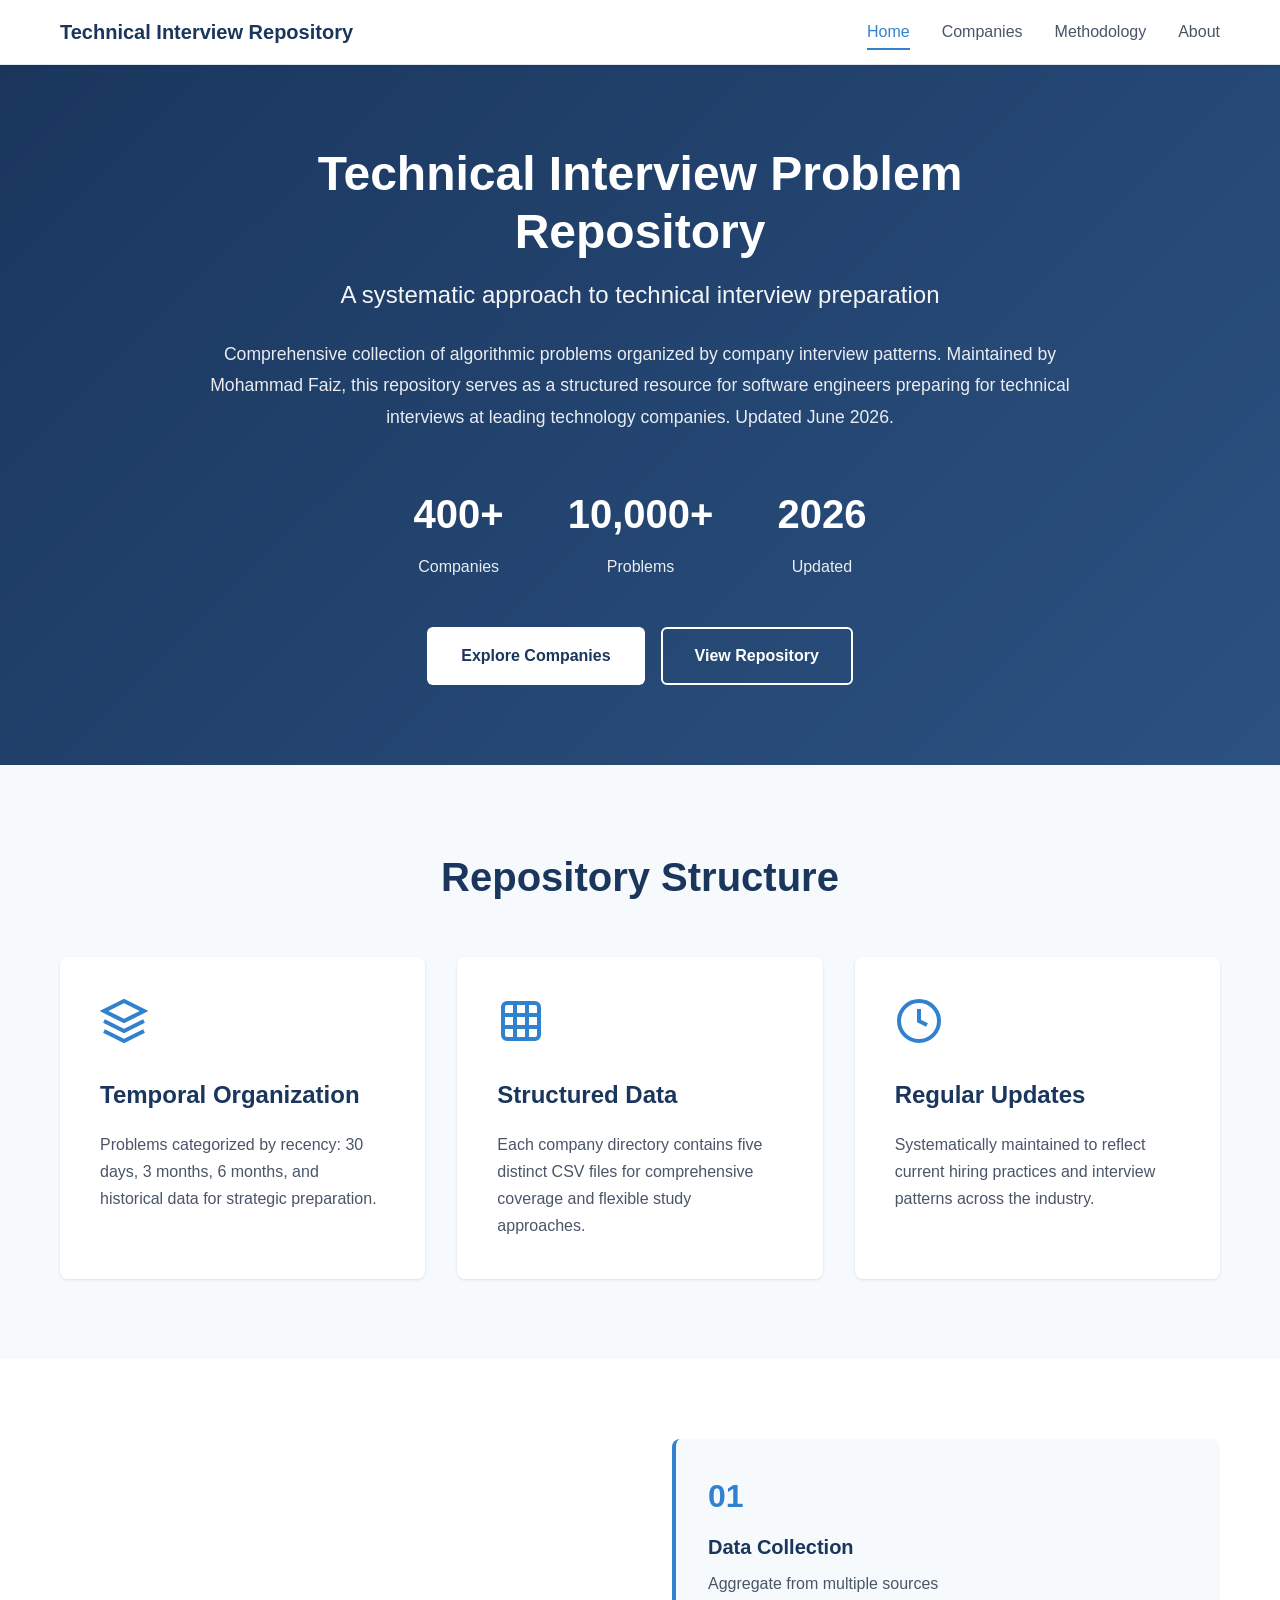
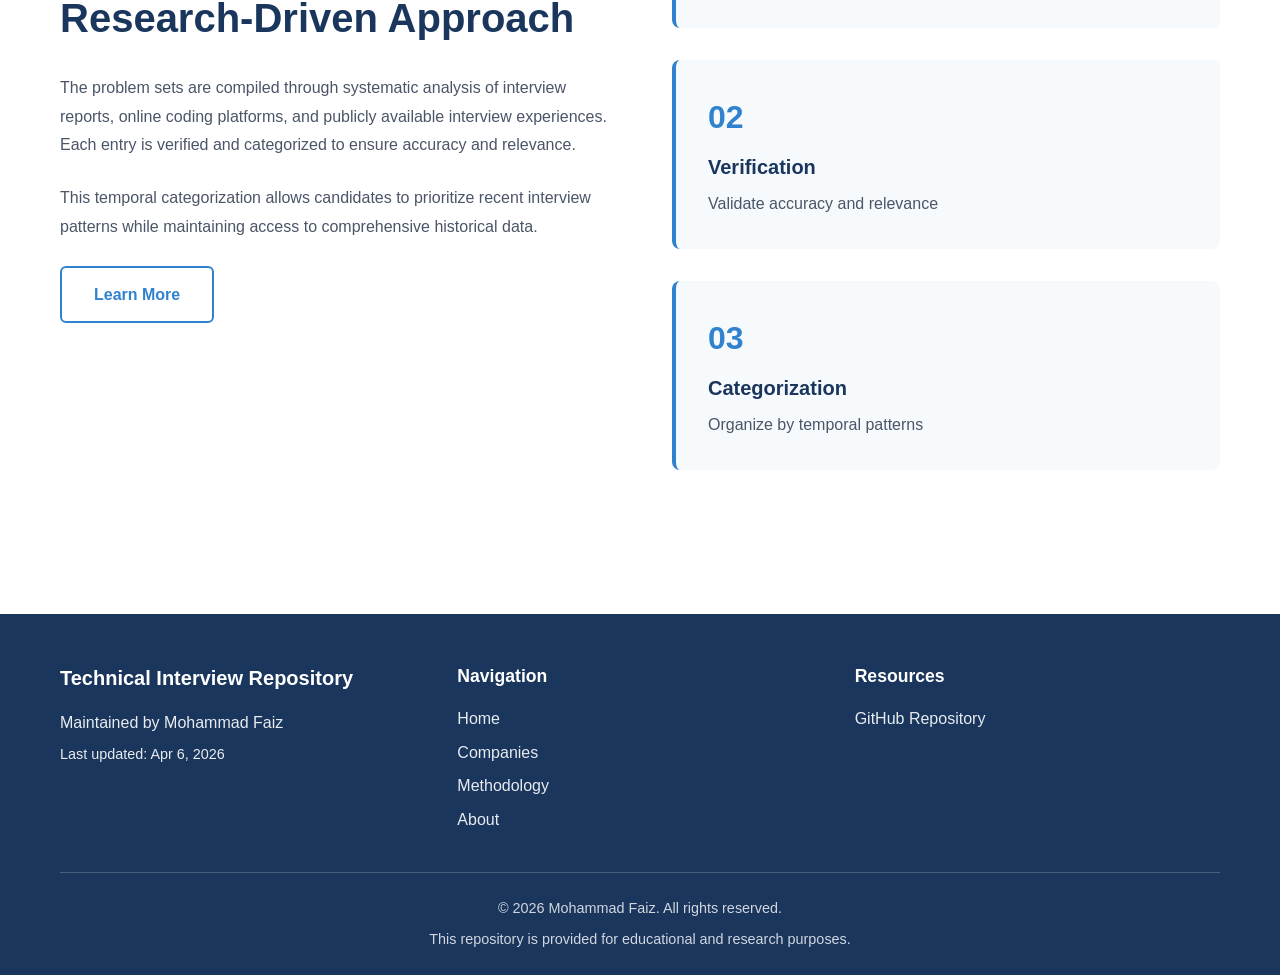
<file: index.html>
<!DOCTYPE html>
<html lang="en">
<head>
    <meta charset="UTF-8">
    <meta name="viewport" content="width=device-width, initial-scale=1.0">
    <meta name="description" content="Comprehensive collection of algorithmic problems organized by company interview patterns">
    <meta name="author" content="Mohammad Faiz">
    <title>Technical Interview Problem Repository</title>
    <link rel="stylesheet" href="styles.css">
</head>
<body>
    <nav class="navbar">
        <div class="container">
            <div class="nav-brand">
                <h2>Technical Interview Repository</h2>
            </div>
            <ul class="nav-menu">
                <li><a href="index.html" class="active">Home</a></li>
                <li><a href="companies.html">Companies</a></li>
                <li><a href="methodology.html">Methodology</a></li>
                <li><a href="about.html">About</a></li>
            </ul>
            <div class="hamburger">
                <span></span>
                <span></span>
                <span></span>
            </div>
        </div>
    </nav>

    <section class="hero">
        <div class="container">
            <div class="hero-content">
                <h1>Technical Interview Problem Repository</h1>
                <p class="hero-subtitle">A systematic approach to technical interview preparation</p>
                <p class="hero-description">Comprehensive collection of algorithmic problems organized by company interview patterns. Maintained by Mohammad Faiz, this repository serves as a structured resource for software engineers preparing for technical interviews at leading technology companies. Updated June 2026.</p>
                <div class="hero-stats">
                    <div class="stat-item">
                        <h3>400+</h3>
                        <p>Companies</p>
                    </div>
                    <div class="stat-item">
                        <h3>10,000+</h3>
                        <p>Problems</p>
                    </div>
                    <div class="stat-item">
                        <h3>2026</h3>
                        <p>Updated</p>
                    </div>
                </div>
                <div class="cta-buttons">
                    <a href="companies.html" class="btn btn-primary">Explore Companies</a>
                    <a href="https://github.com/Mohammad-Faiz-Cloud-Engineer/Technical-Interview-Problem" class="btn btn-secondary" target="_blank">View Repository</a>
                </div>
            </div>
        </div>
    </section>

    <section class="features">
        <div class="container">
            <h2 class="section-title">Repository Structure</h2>
            <div class="features-grid">
                <div class="feature-card">
                    <div class="feature-icon">
                        <svg width="48" height="48" viewBox="0 0 24 24" fill="none" stroke="currentColor" stroke-width="2">
                            <path d="M12 2L2 7l10 5 10-5-10-5z"/>
                            <path d="M2 17l10 5 10-5M2 12l10 5 10-5"/>
                        </svg>
                    </div>
                    <h3>Temporal Organization</h3>
                    <p>Problems categorized by recency: 30 days, 3 months, 6 months, and historical data for strategic preparation.</p>
                </div>
                <div class="feature-card">
                    <div class="feature-icon">
                        <svg width="48" height="48" viewBox="0 0 24 24" fill="none" stroke="currentColor" stroke-width="2">
                            <rect x="3" y="3" width="18" height="18" rx="2"/>
                            <path d="M9 3v18M3 9h18M3 15h18M15 3v18"/>
                        </svg>
                    </div>
                    <h3>Structured Data</h3>
                    <p>Each company directory contains five distinct CSV files for comprehensive coverage and flexible study approaches.</p>
                </div>
                <div class="feature-card">
                    <div class="feature-icon">
                        <svg width="48" height="48" viewBox="0 0 24 24" fill="none" stroke="currentColor" stroke-width="2">
                            <circle cx="12" cy="12" r="10"/>
                            <path d="M12 6v6l4 2"/>
                        </svg>
                    </div>
                    <h3>Regular Updates</h3>
                    <p>Systematically maintained to reflect current hiring practices and interview patterns across the industry.</p>
                </div>
            </div>
        </div>
    </section>

    <section class="methodology-preview">
        <div class="container">
            <div class="methodology-content">
                <div class="methodology-text">
                    <h2>Research-Driven Approach</h2>
                    <p>The problem sets are compiled through systematic analysis of interview reports, online coding platforms, and publicly available interview experiences. Each entry is verified and categorized to ensure accuracy and relevance.</p>
                    <p>This temporal categorization allows candidates to prioritize recent interview patterns while maintaining access to comprehensive historical data.</p>
                    <a href="methodology.html" class="btn btn-outline">Learn More</a>
                </div>
                <div class="methodology-visual">
                    <div class="process-steps">
                        <div class="process-step">
                            <div class="step-number">01</div>
                            <h4>Data Collection</h4>
                            <p>Aggregate from multiple sources</p>
                        </div>
                        <div class="process-step">
                            <div class="step-number">02</div>
                            <h4>Verification</h4>
                            <p>Validate accuracy and relevance</p>
                        </div>
                        <div class="process-step">
                            <div class="step-number">03</div>
                            <h4>Categorization</h4>
                            <p>Organize by temporal patterns</p>
                        </div>
                    </div>
                </div>
            </div>
        </div>
    </section>

    <footer class="footer">
        <div class="container">
            <div class="footer-content">
                <div class="footer-section">
                    <h3>Technical Interview Repository</h3>
                    <p>Maintained by Mohammad Faiz</p>
                    <p class="footer-update">Last updated: Apr 6, 2026</p>
                </div>
                <div class="footer-section">
                    <h4>Navigation</h4>
                    <ul>
                        <li><a href="index.html">Home</a></li>
                        <li><a href="companies.html">Companies</a></li>
                        <li><a href="methodology.html">Methodology</a></li>
                        <li><a href="about.html">About</a></li>
                    </ul>
                </div>
                <div class="footer-section">
                    <h4>Resources</h4>
                    <ul>
                        <li><a href="https://github.com/Mohammad-Faiz-Cloud-Engineer/Technical-Interview-Problem" target="_blank">GitHub Repository</a></li>
                    </ul>
                </div>
            </div>
            <div class="footer-bottom">
                <p>&copy; 2026 Mohammad Faiz. All rights reserved.</p>
                <p class="legal-notice">This repository is provided for educational and research purposes.</p>
            </div>
        </div>
    </footer>

    <script src="script.js"></script>
</body>
</html>
</file>
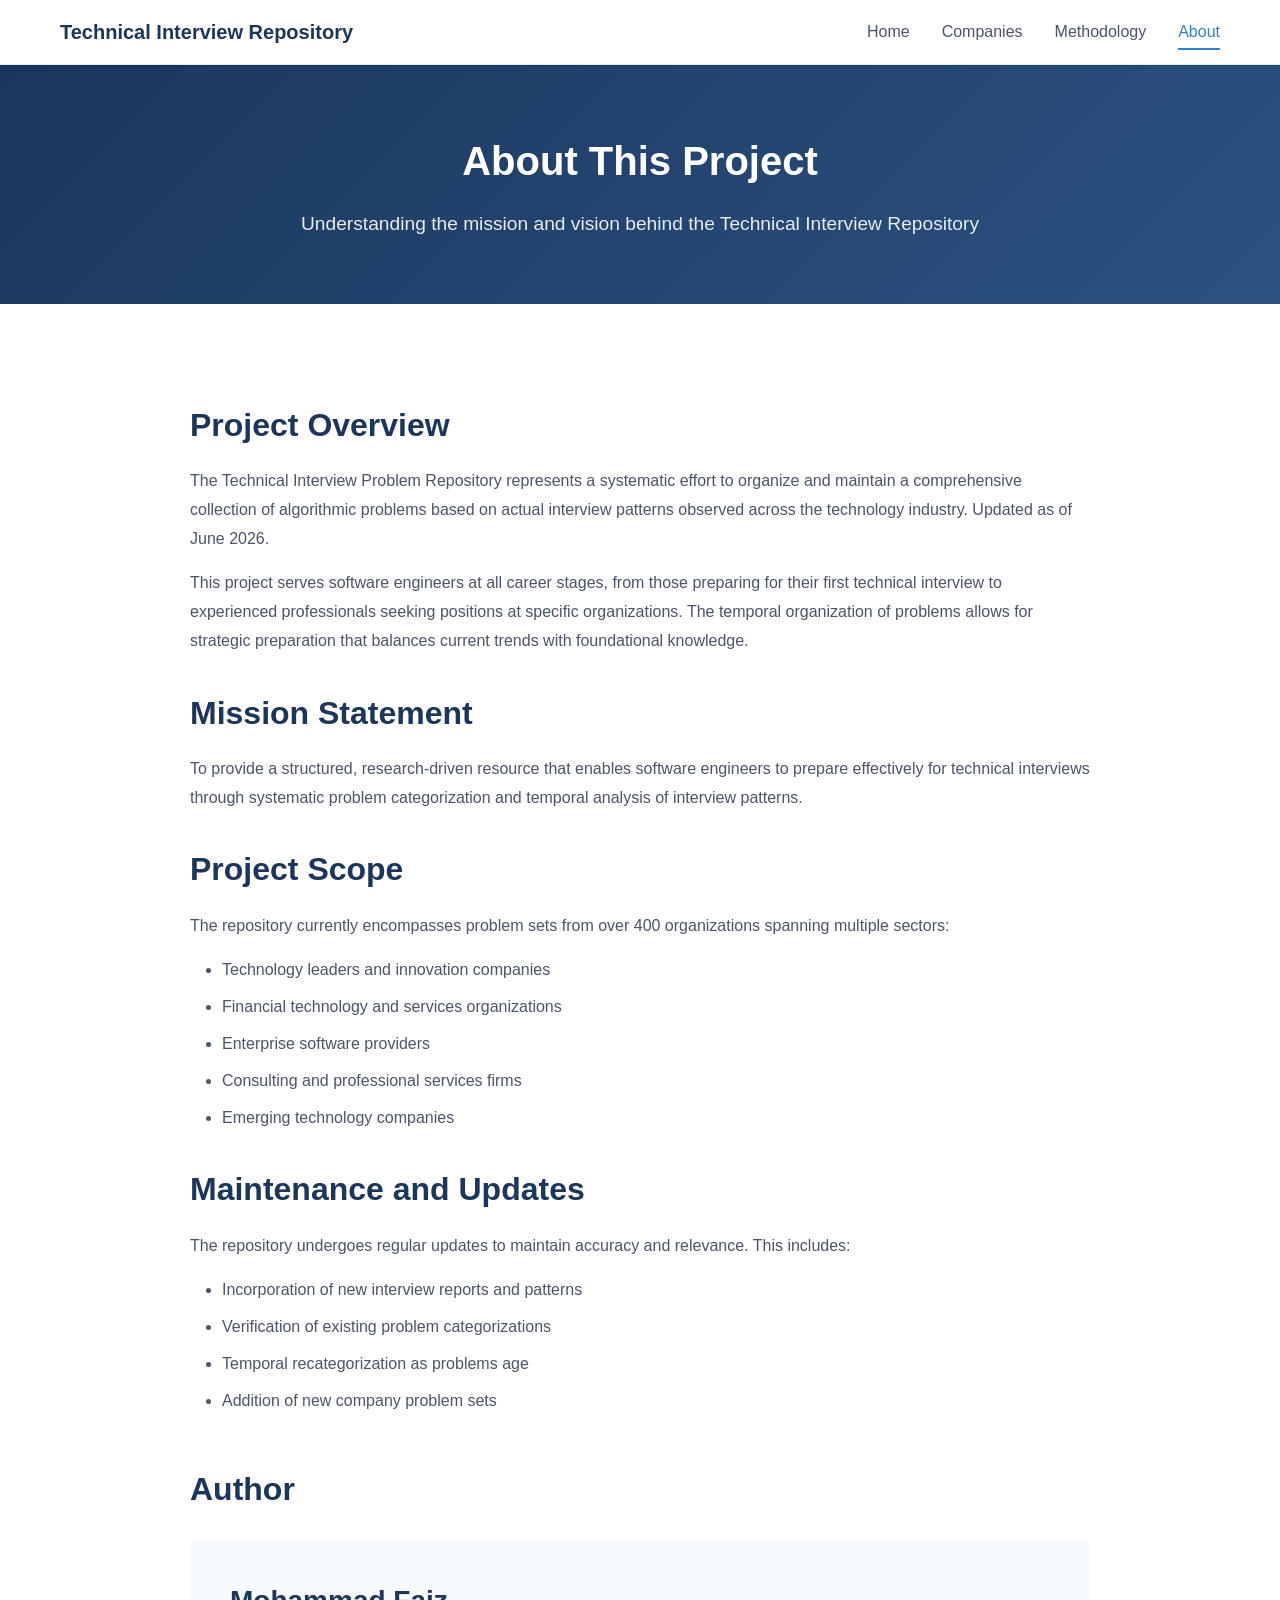
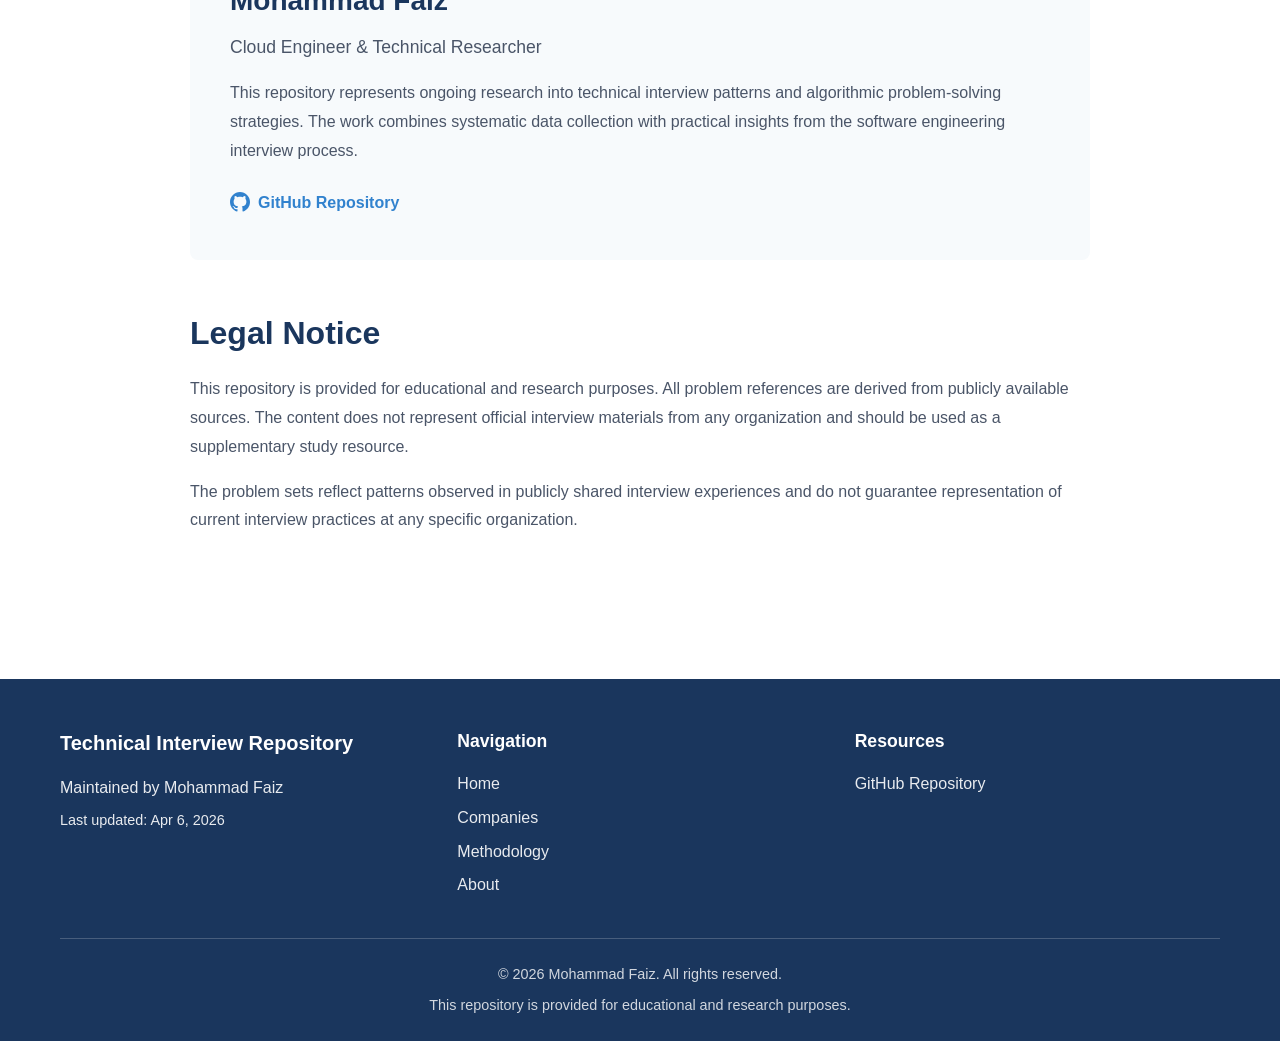
<file: about.html>
<!DOCTYPE html>
<html lang="en">
<head>
    <meta charset="UTF-8">
    <meta name="viewport" content="width=device-width, initial-scale=1.0">
    <meta name="description" content="About the Technical Interview Repository and Mohammad Faiz">
    <meta name="author" content="Mohammad Faiz">
    <title>About - Technical Interview Repository</title>
    <link rel="stylesheet" href="styles.css">
</head>
<body>
    <nav class="navbar">
        <div class="container">
            <div class="nav-brand">
                <h2>Technical Interview Repository</h2>
            </div>
            <ul class="nav-menu">
                <li><a href="index.html">Home</a></li>
                <li><a href="companies.html">Companies</a></li>
                <li><a href="methodology.html">Methodology</a></li>
                <li><a href="about.html" class="active">About</a></li>
            </ul>
            <div class="hamburger">
                <span></span>
                <span></span>
                <span></span>
            </div>
        </div>
    </nav>

    <section class="page-header">
        <div class="container">
            <h1>About This Project</h1>
            <p>Understanding the mission and vision behind the Technical Interview Repository</p>
        </div>
    </section>

    <section class="content-section">
        <div class="container">
            <div class="about-layout">
                <div class="about-main">
                    <h2>Project Overview</h2>
                    <p>The Technical Interview Problem Repository represents a systematic effort to organize and maintain a comprehensive collection of algorithmic problems based on actual interview patterns observed across the technology industry. Updated as of June 2026.</p>
                    
                    <p>This project serves software engineers at all career stages, from those preparing for their first technical interview to experienced professionals seeking positions at specific organizations. The temporal organization of problems allows for strategic preparation that balances current trends with foundational knowledge.</p>

                    <h2>Mission Statement</h2>
                    <p>To provide a structured, research-driven resource that enables software engineers to prepare effectively for technical interviews through systematic problem categorization and temporal analysis of interview patterns.</p>

                    <h2>Project Scope</h2>
                    <p>The repository currently encompasses problem sets from over 400 organizations spanning multiple sectors:</p>
                    <ul class="content-list">
                        <li>Technology leaders and innovation companies</li>
                        <li>Financial technology and services organizations</li>
                        <li>Enterprise software providers</li>
                        <li>Consulting and professional services firms</li>
                        <li>Emerging technology companies</li>
                    </ul>

                    <h2>Maintenance and Updates</h2>
                    <p>The repository undergoes regular updates to maintain accuracy and relevance. This includes:</p>
                    <ul class="content-list">
                        <li>Incorporation of new interview reports and patterns</li>
                        <li>Verification of existing problem categorizations</li>
                        <li>Temporal recategorization as problems age</li>
                        <li>Addition of new company problem sets</li>
                    </ul>

                    <div class="author-section">
                        <h2>Author</h2>
                        <div class="author-card">
                            <div class="author-info">
                                <h3>Mohammad Faiz</h3>
                                <p class="author-title">Cloud Engineer & Technical Researcher</p>
                                <p>This repository represents ongoing research into technical interview patterns and algorithmic problem-solving strategies. The work combines systematic data collection with practical insights from the software engineering interview process.</p>
                                <div class="author-links">
                                    <a href="https://github.com/Mohammad-Faiz-Cloud-Engineer/Technical-Interview-Problem" class="author-link" target="_blank">
                                        <svg width="20" height="20" viewBox="0 0 24 24" fill="currentColor">
                                            <path d="M12 0c-6.626 0-12 5.373-12 12 0 5.302 3.438 9.8 8.207 11.387.599.111.793-.261.793-.577v-2.234c-3.338.726-4.033-1.416-4.033-1.416-.546-1.387-1.333-1.756-1.333-1.756-1.089-.745.083-.729.083-.729 1.205.084 1.839 1.237 1.839 1.237 1.07 1.834 2.807 1.304 3.492.997.107-.775.418-1.305.762-1.604-2.665-.305-5.467-1.334-5.467-5.931 0-1.311.469-2.381 1.236-3.221-.124-.303-.535-1.524.117-3.176 0 0 1.008-.322 3.301 1.23.957-.266 1.983-.399 3.003-.404 1.02.005 2.047.138 3.006.404 2.291-1.552 3.297-1.23 3.297-1.23.653 1.653.242 2.874.118 3.176.77.84 1.235 1.911 1.235 3.221 0 4.609-2.807 5.624-5.479 5.921.43.372.823 1.102.823 2.222v3.293c0 .319.192.694.801.576 4.765-1.589 8.199-6.086 8.199-11.386 0-6.627-5.373-12-12-12z"/>
                                        </svg>
                                        GitHub Repository
                                    </a>
                                </div>
                            </div>
                        </div>
                    </div>

                    <h2>Legal Notice</h2>
                    <p>This repository is provided for educational and research purposes. All problem references are derived from publicly available sources. The content does not represent official interview materials from any organization and should be used as a supplementary study resource.</p>

                    <p>The problem sets reflect patterns observed in publicly shared interview experiences and do not guarantee representation of current interview practices at any specific organization.</p>
                </div>
            </div>
        </div>
    </section>

    <footer class="footer">
        <div class="container">
            <div class="footer-content">
                <div class="footer-section">
                    <h3>Technical Interview Repository</h3>
                    <p>Maintained by Mohammad Faiz</p>
                    <p class="footer-update">Last updated: Apr 6, 2026</p>
                </div>
                <div class="footer-section">
                    <h4>Navigation</h4>
                    <ul>
                        <li><a href="index.html">Home</a></li>
                        <li><a href="companies.html">Companies</a></li>
                        <li><a href="methodology.html">Methodology</a></li>
                        <li><a href="about.html">About</a></li>
                    </ul>
                </div>
                <div class="footer-section">
                    <h4>Resources</h4>
                    <ul>
                        <li><a href="https://github.com/Mohammad-Faiz-Cloud-Engineer/Technical-Interview-Problem" target="_blank">GitHub Repository</a></li>
                    </ul>
                </div>
            </div>
            <div class="footer-bottom">
                <p>&copy; 2026 Mohammad Faiz. All rights reserved.</p>
                <p class="legal-notice">This repository is provided for educational and research purposes.</p>
            </div>
        </div>
    </footer>

    <script src="script.js"></script>
</body>
</html>
</file>
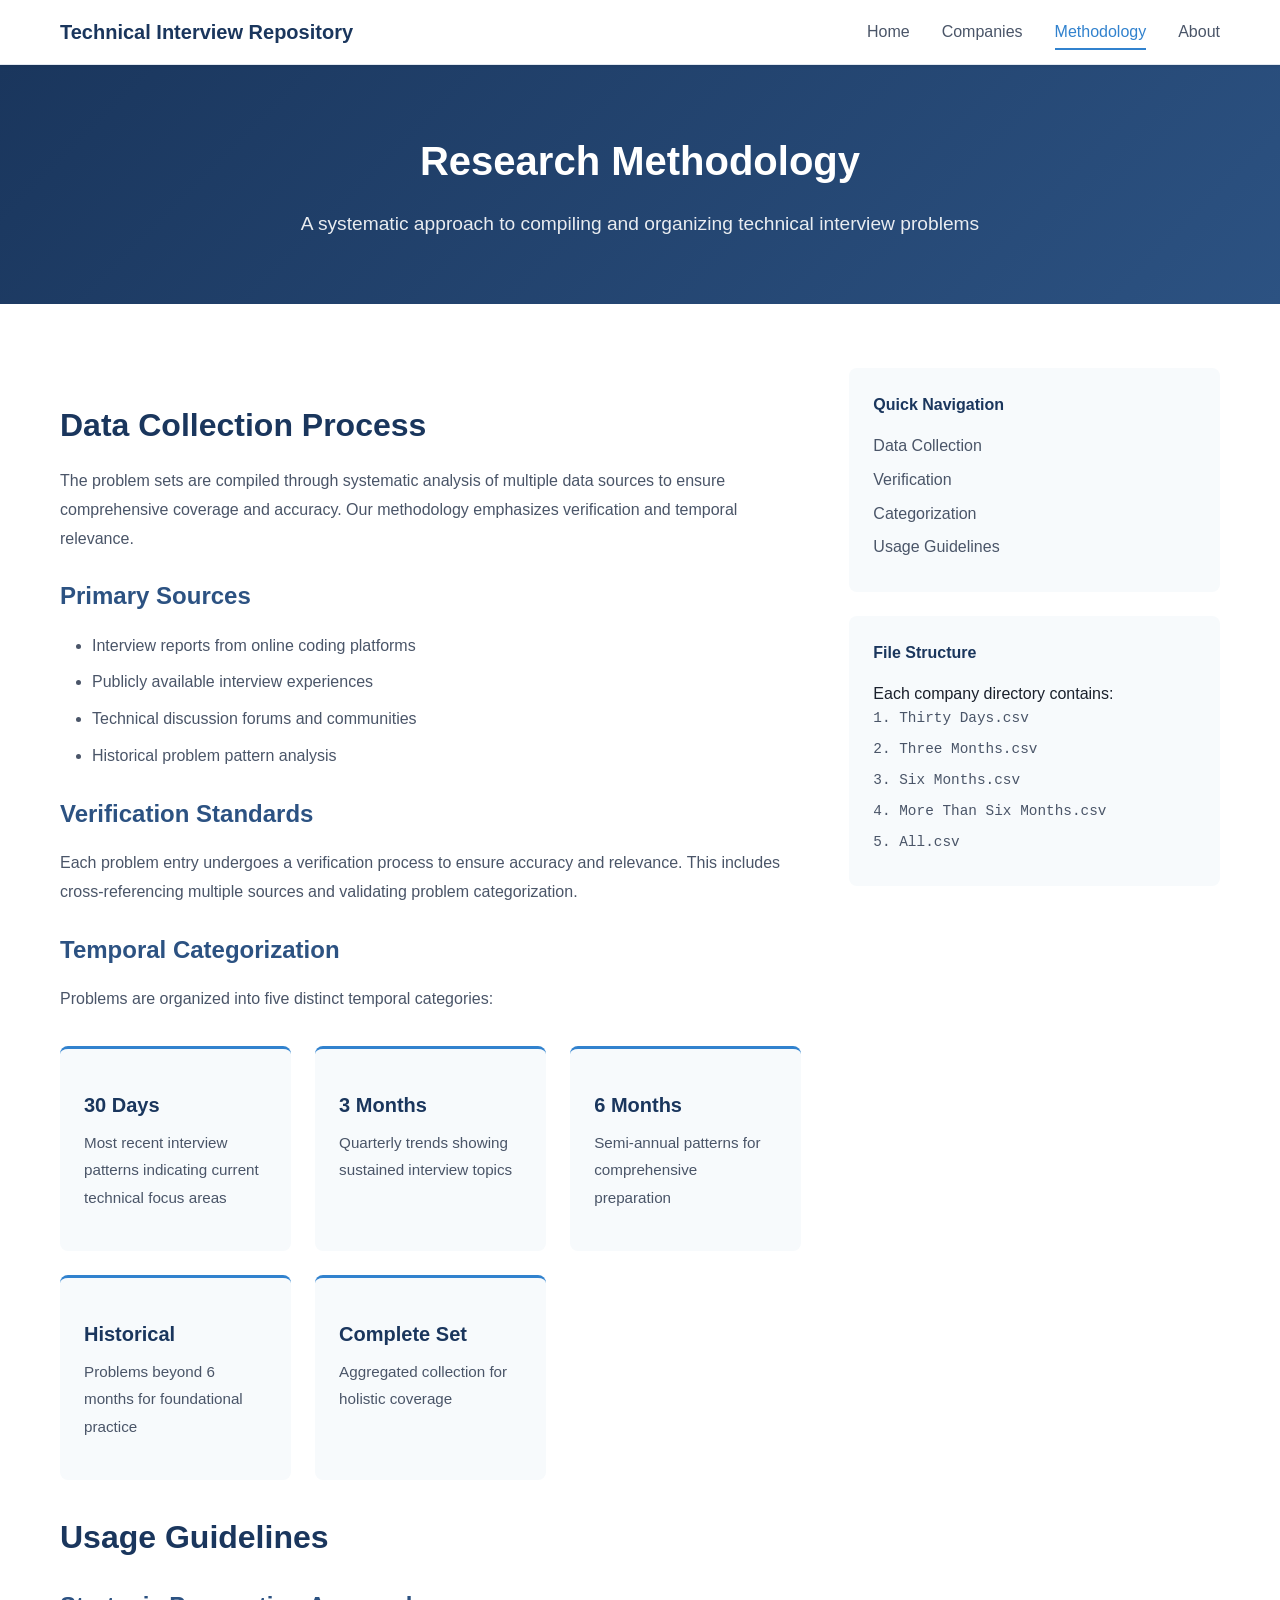
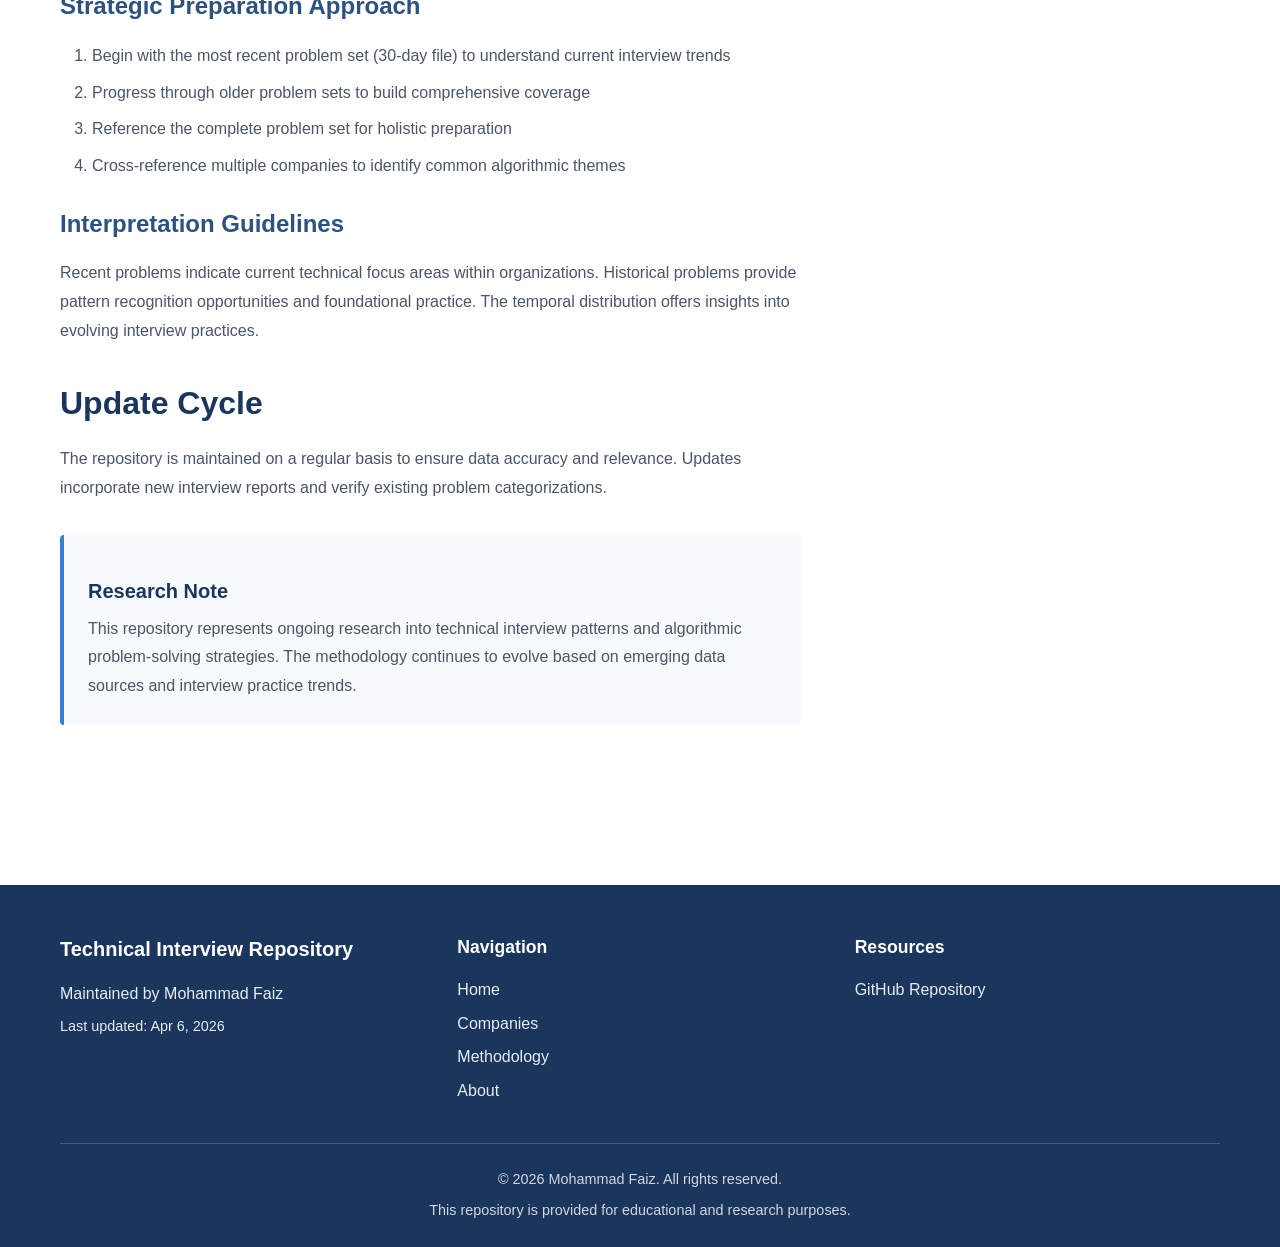
<file: methodology.html>
<!DOCTYPE html>
<html lang="en">
<head>
    <meta charset="UTF-8">
    <meta name="viewport" content="width=device-width, initial-scale=1.0">
    <meta name="description" content="Understanding the methodology behind the Technical Interview Repository">
    <meta name="author" content="Mohammad Faiz">
    <title>Methodology - Technical Interview Repository</title>
    <link rel="stylesheet" href="styles.css">
</head>
<body>
    <nav class="navbar">
        <div class="container">
            <div class="nav-brand">
                <h2>Technical Interview Repository</h2>
            </div>
            <ul class="nav-menu">
                <li><a href="index.html">Home</a></li>
                <li><a href="companies.html">Companies</a></li>
                <li><a href="methodology.html" class="active">Methodology</a></li>
                <li><a href="about.html">About</a></li>
            </ul>
            <div class="hamburger">
                <span></span>
                <span></span>
                <span></span>
            </div>
        </div>
    </nav>

    <section class="page-header">
        <div class="container">
            <h1>Research Methodology</h1>
            <p>A systematic approach to compiling and organizing technical interview problems</p>
        </div>
    </section>

    <section class="content-section">
        <div class="container">
            <div class="content-layout">
                <article class="main-content">
                    <h2>Data Collection Process</h2>
                    <p>The problem sets are compiled through systematic analysis of multiple data sources to ensure comprehensive coverage and accuracy. Our methodology emphasizes verification and temporal relevance.</p>

                    <h3>Primary Sources</h3>
                    <ul class="content-list">
                        <li>Interview reports from online coding platforms</li>
                        <li>Publicly available interview experiences</li>
                        <li>Technical discussion forums and communities</li>
                        <li>Historical problem pattern analysis</li>
                    </ul>

                    <h3>Verification Standards</h3>
                    <p>Each problem entry undergoes a verification process to ensure accuracy and relevance. This includes cross-referencing multiple sources and validating problem categorization.</p>

                    <h3>Temporal Categorization</h3>
                    <p>Problems are organized into five distinct temporal categories:</p>
                    <div class="methodology-cards">
                        <div class="method-card">
                            <h4>30 Days</h4>
                            <p>Most recent interview patterns indicating current technical focus areas</p>
                        </div>
                        <div class="method-card">
                            <h4>3 Months</h4>
                            <p>Quarterly trends showing sustained interview topics</p>
                        </div>
                        <div class="method-card">
                            <h4>6 Months</h4>
                            <p>Semi-annual patterns for comprehensive preparation</p>
                        </div>
                        <div class="method-card">
                            <h4>Historical</h4>
                            <p>Problems beyond 6 months for foundational practice</p>
                        </div>
                        <div class="method-card">
                            <h4>Complete Set</h4>
                            <p>Aggregated collection for holistic coverage</p>
                        </div>
                    </div>

                    <h2>Usage Guidelines</h2>
                    <h3>Strategic Preparation Approach</h3>
                    <ol class="content-list">
                        <li>Begin with the most recent problem set (30-day file) to understand current interview trends</li>
                        <li>Progress through older problem sets to build comprehensive coverage</li>
                        <li>Reference the complete problem set for holistic preparation</li>
                        <li>Cross-reference multiple companies to identify common algorithmic themes</li>
                    </ol>

                    <h3>Interpretation Guidelines</h3>
                    <p>Recent problems indicate current technical focus areas within organizations. Historical problems provide pattern recognition opportunities and foundational practice. The temporal distribution offers insights into evolving interview practices.</p>

                    <h2>Update Cycle</h2>
                    <p>The repository is maintained on a regular basis to ensure data accuracy and relevance. Updates incorporate new interview reports and verify existing problem categorizations.</p>

                    <div class="callout">
                        <h4>Research Note</h4>
                        <p>This repository represents ongoing research into technical interview patterns and algorithmic problem-solving strategies. The methodology continues to evolve based on emerging data sources and interview practice trends.</p>
                    </div>
                </article>

                <aside class="sidebar">
                    <div class="sidebar-card">
                        <h4>Quick Navigation</h4>
                        <ul class="sidebar-links">
                            <li><a href="#data-collection">Data Collection</a></li>
                            <li><a href="#verification">Verification</a></li>
                            <li><a href="#categorization">Categorization</a></li>
                            <li><a href="#usage">Usage Guidelines</a></li>
                        </ul>
                    </div>
                    <div class="sidebar-card">
                        <h4>File Structure</h4>
                        <p>Each company directory contains:</p>
                        <ul class="file-list">
                            <li>1. Thirty Days.csv</li>
                            <li>2. Three Months.csv</li>
                            <li>3. Six Months.csv</li>
                            <li>4. More Than Six Months.csv</li>
                            <li>5. All.csv</li>
                        </ul>
                    </div>
                </aside>
            </div>
        </div>
    </section>

    <footer class="footer">
        <div class="container">
            <div class="footer-content">
                <div class="footer-section">
                    <h3>Technical Interview Repository</h3>
                    <p>Maintained by Mohammad Faiz</p>
                    <p class="footer-update">Last updated: Apr 6, 2026</p>
                </div>
                <div class="footer-section">
                    <h4>Navigation</h4>
                    <ul>
                        <li><a href="index.html">Home</a></li>
                        <li><a href="companies.html">Companies</a></li>
                        <li><a href="methodology.html">Methodology</a></li>
                        <li><a href="about.html">About</a></li>
                    </ul>
                </div>
                <div class="footer-section">
                    <h4>Resources</h4>
                    <ul>
                        <li><a href="https://github.com/Mohammad-Faiz-Cloud-Engineer/Technical-Interview-Problem" target="_blank">GitHub Repository</a></li>
                    </ul>
                </div>
            </div>
            <div class="footer-bottom">
                <p>&copy; 2026 Mohammad Faiz. All rights reserved.</p>
                <p class="legal-notice">This repository is provided for educational and research purposes.</p>
            </div>
        </div>
    </footer>

    <script src="script.js"></script>
</body>
</html>
</file>
<file: styles.css>
/* Reset and Base Styles */
* {
    margin: 0;
    padding: 0;
    box-sizing: border-box;
}

:root {
    --primary-color: #1a365d;
    --secondary-color: #2c5282;
    --accent-color: #3182ce;
    --text-primary: #1a202c;
    --text-secondary: #4a5568;
    --text-light: #718096;
    --background: #ffffff;
    --background-alt: #f7fafc;
    --border-color: #e2e8f0;
    --success-color: #38a169;
    --shadow-sm: 0 1px 3px rgba(0, 0, 0, 0.1);
    --shadow-md: 0 4px 6px rgba(0, 0, 0, 0.1);
    --shadow-lg: 0 10px 25px rgba(0, 0, 0, 0.1);
    --transition: all 0.3s ease;
}

html {
    scroll-behavior: smooth;
}

body {
    font-family: -apple-system, BlinkMacSystemFont, 'Segoe UI', Roboto, 'Helvetica Neue', Arial, sans-serif;
    line-height: 1.6;
    color: var(--text-primary);
    background-color: var(--background);
}

.container {
    max-width: 1200px;
    margin: 0 auto;
    padding: 0 20px;
}

/* Navigation */
.navbar {
    background-color: var(--background);
    border-bottom: 1px solid var(--border-color);
    position: sticky;
    top: 0;
    z-index: 1000;
    box-shadow: var(--shadow-sm);
}

.navbar .container {
    display: flex;
    justify-content: space-between;
    align-items: center;
    padding: 1rem 20px;
}

.nav-brand h2 {
    color: var(--primary-color);
    font-size: 1.25rem;
    font-weight: 600;
}

.nav-menu {
    display: flex;
    list-style: none;
    gap: 2rem;
}

.nav-menu a {
    color: var(--text-secondary);
    text-decoration: none;
    font-weight: 500;
    transition: var(--transition);
    padding: 0.5rem 0;
    border-bottom: 2px solid transparent;
}

.nav-menu a:hover,
.nav-menu a.active {
    color: var(--accent-color);
    border-bottom-color: var(--accent-color);
}

.hamburger {
    display: none;
    flex-direction: column;
    cursor: pointer;
    gap: 4px;
}

.hamburger span {
    width: 25px;
    height: 3px;
    background-color: var(--primary-color);
    transition: var(--transition);
}

/* Hero Section */
.hero {
    background: linear-gradient(135deg, var(--primary-color) 0%, var(--secondary-color) 100%);
    color: white;
    padding: 5rem 0;
}

.hero-content {
    max-width: 900px;
    margin: 0 auto;
    text-align: center;
}

.hero h1 {
    font-size: 3rem;
    font-weight: 700;
    margin-bottom: 1rem;
    line-height: 1.2;
}

.hero-subtitle {
    font-size: 1.5rem;
    margin-bottom: 1.5rem;
    opacity: 0.95;
    font-weight: 500;
}

.hero-description {
    font-size: 1.1rem;
    line-height: 1.8;
    opacity: 0.9;
    margin-bottom: 2.5rem;
}

.hero-stats {
    display: flex;
    justify-content: center;
    gap: 4rem;
    margin: 3rem 0;
}

.stat-item {
    text-align: center;
}

.stat-item h3 {
    font-size: 2.5rem;
    font-weight: 700;
    margin-bottom: 0.5rem;
}

.stat-item p {
    font-size: 1rem;
    opacity: 0.9;
}

.cta-buttons {
    display: flex;
    gap: 1rem;
    justify-content: center;
    flex-wrap: wrap;
}

/* Buttons */
.btn {
    display: inline-block;
    padding: 0.875rem 2rem;
    border-radius: 6px;
    text-decoration: none;
    font-weight: 600;
    transition: var(--transition);
    border: 2px solid transparent;
    cursor: pointer;
}

.btn-primary {
    background-color: white;
    color: var(--primary-color);
}

.btn-primary:hover {
    background-color: var(--background-alt);
    transform: translateY(-2px);
    box-shadow: var(--shadow-md);
}

.btn-secondary {
    background-color: transparent;
    color: white;
    border-color: white;
}

.btn-secondary:hover {
    background-color: rgba(255, 255, 255, 0.1);
    transform: translateY(-2px);
}

.btn-outline {
    background-color: transparent;
    color: var(--accent-color);
    border-color: var(--accent-color);
}

.btn-outline:hover {
    background-color: var(--accent-color);
    color: white;
}

/* Features Section */
.features {
    padding: 5rem 0;
    background-color: var(--background-alt);
}

.section-title {
    text-align: center;
    font-size: 2.5rem;
    color: var(--primary-color);
    margin-bottom: 3rem;
    font-weight: 700;
}

.features-grid {
    display: grid;
    grid-template-columns: repeat(auto-fit, minmax(300px, 1fr));
    gap: 2rem;
}

.feature-card {
    background: white;
    padding: 2.5rem;
    border-radius: 8px;
    box-shadow: var(--shadow-sm);
    transition: var(--transition);
}

.feature-card:hover {
    transform: translateY(-5px);
    box-shadow: var(--shadow-lg);
}

.feature-icon {
    color: var(--accent-color);
    margin-bottom: 1.5rem;
}

.feature-card h3 {
    font-size: 1.5rem;
    color: var(--primary-color);
    margin-bottom: 1rem;
    font-weight: 600;
}

.feature-card p {
    color: var(--text-secondary);
    line-height: 1.7;
}

/* Methodology Preview */
.methodology-preview {
    padding: 5rem 0;
}

.methodology-content {
    display: grid;
    grid-template-columns: 1fr 1fr;
    gap: 4rem;
    align-items: center;
}

.methodology-text h2 {
    font-size: 2.5rem;
    color: var(--primary-color);
    margin-bottom: 1.5rem;
    font-weight: 700;
}

.methodology-text p {
    color: var(--text-secondary);
    line-height: 1.8;
    margin-bottom: 1.5rem;
}

.process-steps {
    display: flex;
    flex-direction: column;
    gap: 2rem;
}

.process-step {
    background: var(--background-alt);
    padding: 2rem;
    border-radius: 8px;
    border-left: 4px solid var(--accent-color);
}

.step-number {
    font-size: 2rem;
    font-weight: 700;
    color: var(--accent-color);
    margin-bottom: 0.5rem;
}

.process-step h4 {
    font-size: 1.25rem;
    color: var(--primary-color);
    margin-bottom: 0.5rem;
    font-weight: 600;
}

.process-step p {
    color: var(--text-secondary);
}

/* Page Header */
.page-header {
    background: linear-gradient(135deg, var(--primary-color) 0%, var(--secondary-color) 100%);
    color: white;
    padding: 4rem 0;
    text-align: center;
}

.page-header h1 {
    font-size: 2.5rem;
    margin-bottom: 1rem;
    font-weight: 700;
}

.page-header p {
    font-size: 1.2rem;
    opacity: 0.9;
}

/* Content Section */
.content-section {
    padding: 4rem 0;
}

.content-layout {
    display: grid;
    grid-template-columns: 2fr 1fr;
    gap: 3rem;
}

.main-content h2 {
    font-size: 2rem;
    color: var(--primary-color);
    margin: 2rem 0 1rem;
    font-weight: 700;
}

.main-content h3 {
    font-size: 1.5rem;
    color: var(--secondary-color);
    margin: 1.5rem 0 1rem;
    font-weight: 600;
}

.main-content h4 {
    font-size: 1.25rem;
    color: var(--primary-color);
    margin: 1rem 0 0.5rem;
    font-weight: 600;
}

.main-content p {
    color: var(--text-secondary);
    line-height: 1.8;
    margin-bottom: 1rem;
}

.content-list {
    margin: 1rem 0 1.5rem 2rem;
    color: var(--text-secondary);
    line-height: 1.8;
}

.content-list li {
    margin-bottom: 0.5rem;
}

.methodology-cards {
    display: grid;
    grid-template-columns: repeat(auto-fit, minmax(200px, 1fr));
    gap: 1.5rem;
    margin: 2rem 0;
}

.method-card {
    background: var(--background-alt);
    padding: 1.5rem;
    border-radius: 8px;
    border-top: 3px solid var(--accent-color);
}

.method-card h4 {
    color: var(--primary-color);
    margin-bottom: 0.5rem;
    font-weight: 600;
}

.method-card p {
    color: var(--text-secondary);
    font-size: 0.95rem;
}

.callout {
    background: var(--background-alt);
    border-left: 4px solid var(--accent-color);
    padding: 1.5rem;
    margin: 2rem 0;
    border-radius: 4px;
}

.callout h4 {
    color: var(--primary-color);
    margin-bottom: 0.5rem;
    font-weight: 600;
}

.callout p {
    color: var(--text-secondary);
    margin: 0;
}

/* Sidebar */
.sidebar-card {
    background: var(--background-alt);
    padding: 1.5rem;
    border-radius: 8px;
    margin-bottom: 1.5rem;
}

.sidebar-card h4 {
    color: var(--primary-color);
    margin-bottom: 1rem;
    font-weight: 600;
}

.sidebar-links {
    list-style: none;
}

.sidebar-links li {
    margin-bottom: 0.5rem;
}

.sidebar-links a {
    color: var(--text-secondary);
    text-decoration: none;
    transition: var(--transition);
}

.sidebar-links a:hover {
    color: var(--accent-color);
}

.file-list {
    list-style: none;
    font-family: 'Courier New', monospace;
    font-size: 0.9rem;
    color: var(--text-secondary);
}

.file-list li {
    margin-bottom: 0.5rem;
}

/* About Layout */
.about-layout {
    max-width: 900px;
    margin: 0 auto;
}

.about-main h2 {
    font-size: 2rem;
    color: var(--primary-color);
    margin: 2rem 0 1rem;
    font-weight: 700;
}

.about-main p {
    color: var(--text-secondary);
    line-height: 1.8;
    margin-bottom: 1rem;
}

.author-section {
    margin: 3rem 0;
}

.author-card {
    background: var(--background-alt);
    padding: 2.5rem;
    border-radius: 8px;
    margin-top: 1.5rem;
}

.author-info h3 {
    font-size: 1.75rem;
    color: var(--primary-color);
    margin-bottom: 0.5rem;
    font-weight: 700;
}

.author-title {
    color: var(--text-light);
    font-size: 1.1rem;
    margin-bottom: 1rem;
}

.author-links {
    margin-top: 1.5rem;
}

.author-link {
    display: inline-flex;
    align-items: center;
    gap: 0.5rem;
    color: var(--accent-color);
    text-decoration: none;
    font-weight: 600;
    transition: var(--transition);
}

.author-link:hover {
    color: var(--secondary-color);
}

/* Companies Section */
.companies-section {
    padding: 4rem 0;
}

.search-filter {
    display: flex;
    gap: 1rem;
    margin-bottom: 3rem;
    flex-wrap: wrap;
}

.search-input,
.filter-select {
    padding: 0.875rem 1.25rem;
    border: 1px solid var(--border-color);
    border-radius: 6px;
    font-size: 1rem;
    transition: var(--transition);
}

.search-input {
    flex: 1;
    min-width: 250px;
}

.search-input:focus,
.filter-select:focus {
    outline: none;
    border-color: var(--accent-color);
    box-shadow: 0 0 0 3px rgba(49, 130, 206, 0.1);
}

.filter-select {
    min-width: 200px;
}

.companies-grid {
    display: grid;
    grid-template-columns: repeat(auto-fill, minmax(280px, 1fr));
    gap: 1.5rem;
}

.company-card {
    background: white;
    border: 1px solid var(--border-color);
    border-radius: 8px;
    padding: 1.5rem;
    transition: var(--transition);
    cursor: pointer;
}

.company-card:hover {
    border-color: var(--accent-color);
    box-shadow: var(--shadow-md);
    transform: translateY(-3px);
}

.company-name {
    font-size: 1.25rem;
    color: var(--primary-color);
    margin-bottom: 0.75rem;
    font-weight: 600;
}

.company-sector {
    display: inline-block;
    padding: 0.25rem 0.75rem;
    background: var(--background-alt);
    color: var(--text-secondary);
    border-radius: 4px;
    font-size: 0.875rem;
    margin-bottom: 1rem;
}

.company-files {
    list-style: none;
    font-size: 0.9rem;
}

.company-files li {
    padding: 0.5rem 0;
    border-top: 1px solid var(--border-color);
    color: var(--text-secondary);
}

.company-files li:first-child {
    border-top: none;
}

/* Footer */
.footer {
    background-color: var(--primary-color);
    color: white;
    padding: 3rem 0 1.5rem;
    margin-top: 4rem;
}

.footer-content {
    display: grid;
    grid-template-columns: repeat(auto-fit, minmax(250px, 1fr));
    gap: 2rem;
    margin-bottom: 2rem;
}

.footer-section h3 {
    font-size: 1.25rem;
    margin-bottom: 1rem;
    font-weight: 600;
}

.footer-section h4 {
    font-size: 1.1rem;
    margin-bottom: 1rem;
    font-weight: 600;
}

.footer-section p {
    opacity: 0.9;
    line-height: 1.6;
}

.footer-update {
    font-size: 0.9rem;
    margin-top: 0.5rem;
}

.footer-section ul {
    list-style: none;
}

.footer-section ul li {
    margin-bottom: 0.5rem;
}

.footer-section a {
    color: white;
    text-decoration: none;
    opacity: 0.9;
    transition: var(--transition);
}

.footer-section a:hover {
    opacity: 1;
    text-decoration: underline;
}

.footer-bottom {
    border-top: 1px solid rgba(255, 255, 255, 0.2);
    padding-top: 1.5rem;
    text-align: center;
}

.footer-bottom p {
    opacity: 0.8;
    font-size: 0.9rem;
}

.legal-notice {
    margin-top: 0.5rem;
    font-size: 0.85rem;
}

/* Responsive Design */
@media (max-width: 768px) {
    .hamburger {
        display: flex;
    }

    .nav-menu {
        position: absolute;
        top: 100%;
        left: 0;
        right: 0;
        background: white;
        flex-direction: column;
        padding: 1rem;
        box-shadow: var(--shadow-md);
        display: none;
        gap: 0;
    }

    .nav-menu.active {
        display: flex;
    }

    .nav-menu li {
        padding: 0.75rem 0;
        border-bottom: 1px solid var(--border-color);
    }

    .hero h1 {
        font-size: 2rem;
    }

    .hero-subtitle {
        font-size: 1.25rem;
    }

    .hero-stats {
        gap: 2rem;
    }

    .stat-item h3 {
        font-size: 2rem;
    }

    .methodology-content {
        grid-template-columns: 1fr;
    }

    .content-layout {
        grid-template-columns: 1fr;
    }

    .features-grid {
        grid-template-columns: 1fr;
    }

    .companies-grid {
        grid-template-columns: 1fr;
    }

    .search-filter {
        flex-direction: column;
    }

    .search-input,
    .filter-select {
        width: 100%;
    }
}

@media (max-width: 480px) {
    .hero h1 {
        font-size: 1.75rem;
    }

    .hero-stats {
        flex-direction: column;
        gap: 1.5rem;
    }

    .cta-buttons {
        flex-direction: column;
    }

    .btn {
        width: 100%;
        text-align: center;
    }
}
</file>
